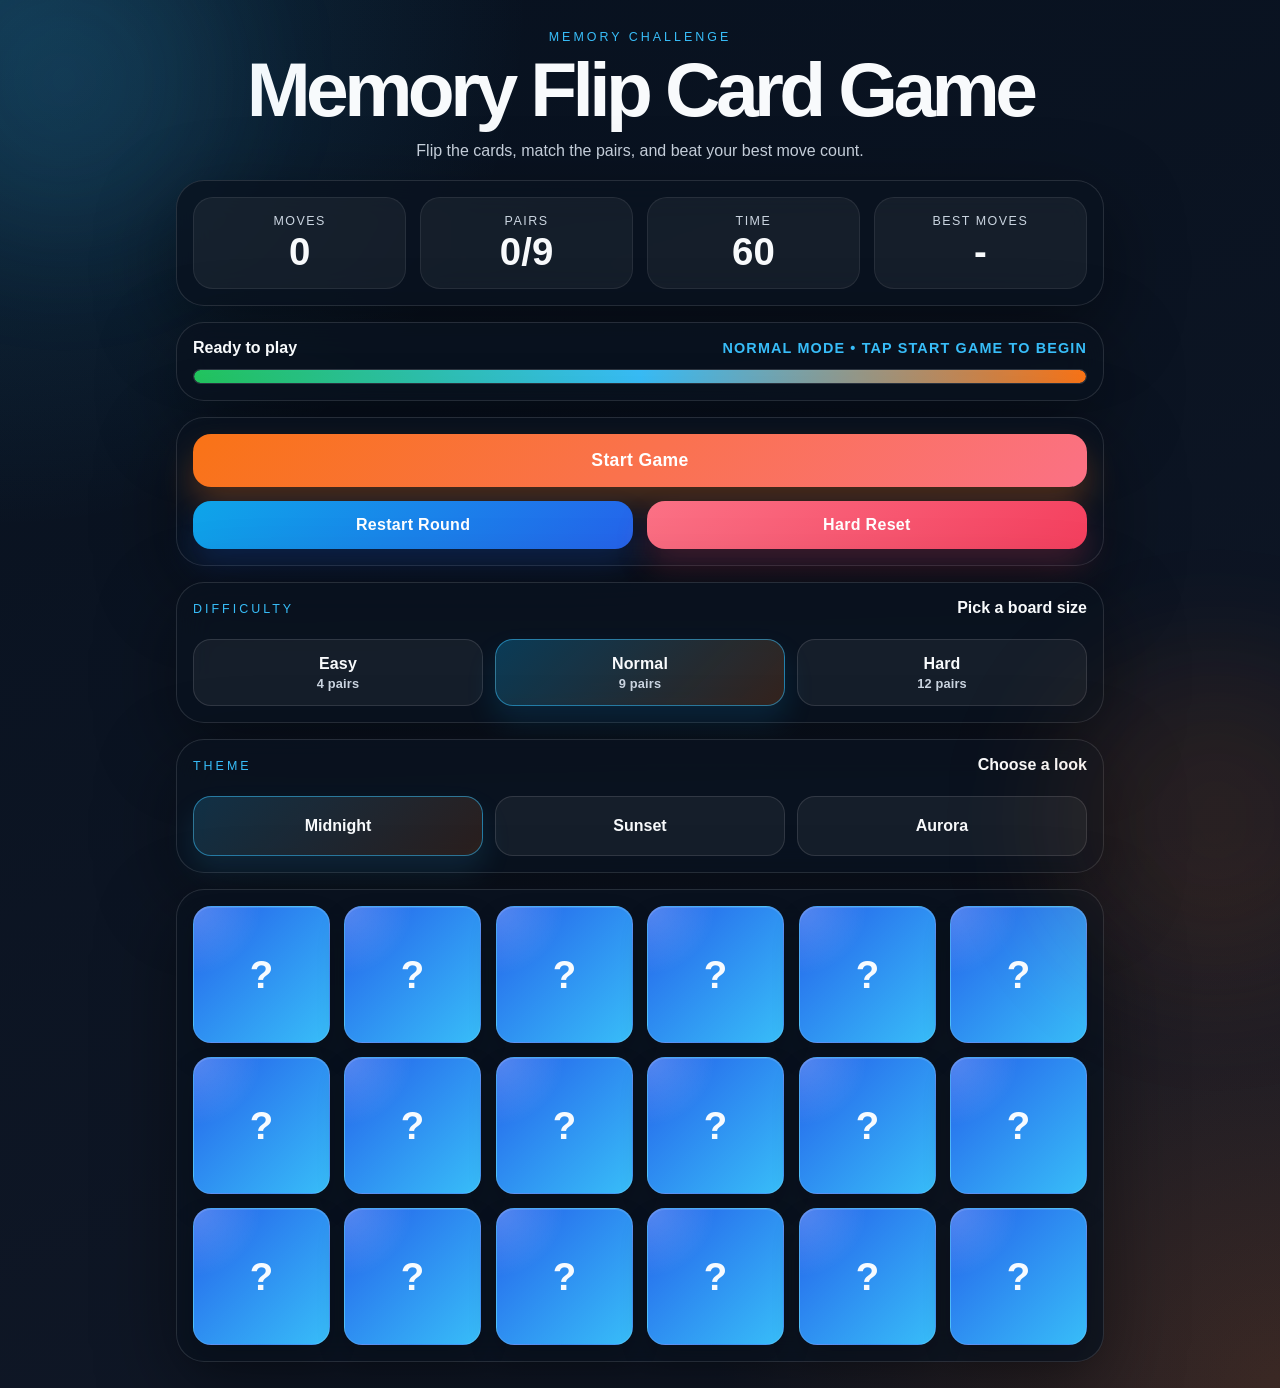
<file: Memory-Flip-Card-Game/index.html>
﻿<!DOCTYPE html>
<html lang="en">
<head>
    <meta charset="UTF-8" />
    <meta name="viewport" content="width=device-width,initial-scale=1" />
    <title>Memory Flip Card Game</title>
    <link rel="stylesheet" href="index.css" />
</head>
<body>
    <main class="app-shell">
        <section class="hero">
            <p class="eyebrow">Memory challenge</p>
            <h1>Memory Flip Card Game</h1>
            <p class="subtitle">Flip the cards, match the pairs, and beat your best move count.</p>
        </section>

        <section class="stats-bar" aria-label="Game stats">
            <div class="stat-box">
                <span>Moves</span>
                <strong id="moves">0</strong>
            </div>
            <div class="stat-box">
                <span>Pairs</span>
                <strong id="pairs">0</strong>
            </div>
            <div class="stat-box">
                <span>Time</span>
                <strong id="timeLeft">60</strong>
            </div>
            <div class="stat-box">
                <span>Best Moves</span>
                <strong id="bestScore">-</strong>
            </div>
        </section>

        <section class="status-card">
            <div class="status-line">
                <span id="gameStatus">Ready to play</span>
                <strong id="roundStatus">Tap Start to begin</strong>
            </div>
            <div class="timer-track" aria-hidden="true">
                <div class="timer-fill" id="timerFill"></div>
            </div>
        </section>

        <section class="controls-card">
            <button id="startBtn" type="button" class="primary-btn">Start Game</button>
            <div class="button-row">
                <button id="restartBtn" type="button" class="secondary-btn">Restart Round</button>
                <button id="resetBtn" type="button" class="danger-btn">Hard Reset</button>
            </div>
        </section>

        <section class="difficulty-card" aria-label="Difficulty selection">
            <div class="difficulty-heading">
                <p class="eyebrow">Difficulty</p>
                <strong>Pick a board size</strong>
            </div>
            <div class="difficulty-toggle" role="group" aria-label="Choose difficulty">
                <button type="button" class="difficulty-btn active" data-difficulty="easy">
                    Easy <span>4 pairs</span>
                </button>
                <button type="button" class="difficulty-btn" data-difficulty="normal">
                    Normal <span>9 pairs</span>
                </button>
                <button type="button" class="difficulty-btn" data-difficulty="hard">
                    Hard <span>12 pairs</span>
                </button>
            </div>
        </section>

        <section class="theme-card" aria-label="Theme selection">
            <div class="difficulty-heading">
                <p class="eyebrow">Theme</p>
                <strong>Choose a look</strong>
            </div>
            <div class="theme-toggle" role="group" aria-label="Choose theme">
                <button type="button" class="theme-btn active" data-theme="midnight">Midnight</button>
                <button type="button" class="theme-btn" data-theme="sunset">Sunset</button>
                <button type="button" class="theme-btn" data-theme="aurora">Aurora</button>
            </div>
        </section>

        <section class="board-card" aria-label="Memory board">
            <div class="board" id="board"></div>
        </section>
    </main>

    <div id="countdownOverlay" class="overlay" aria-live="polite"></div>
    <div id="confettiLayer" class="confetti-layer" aria-hidden="true"></div>

    <script src="index.js"></script>
</body>
</html>
</file>
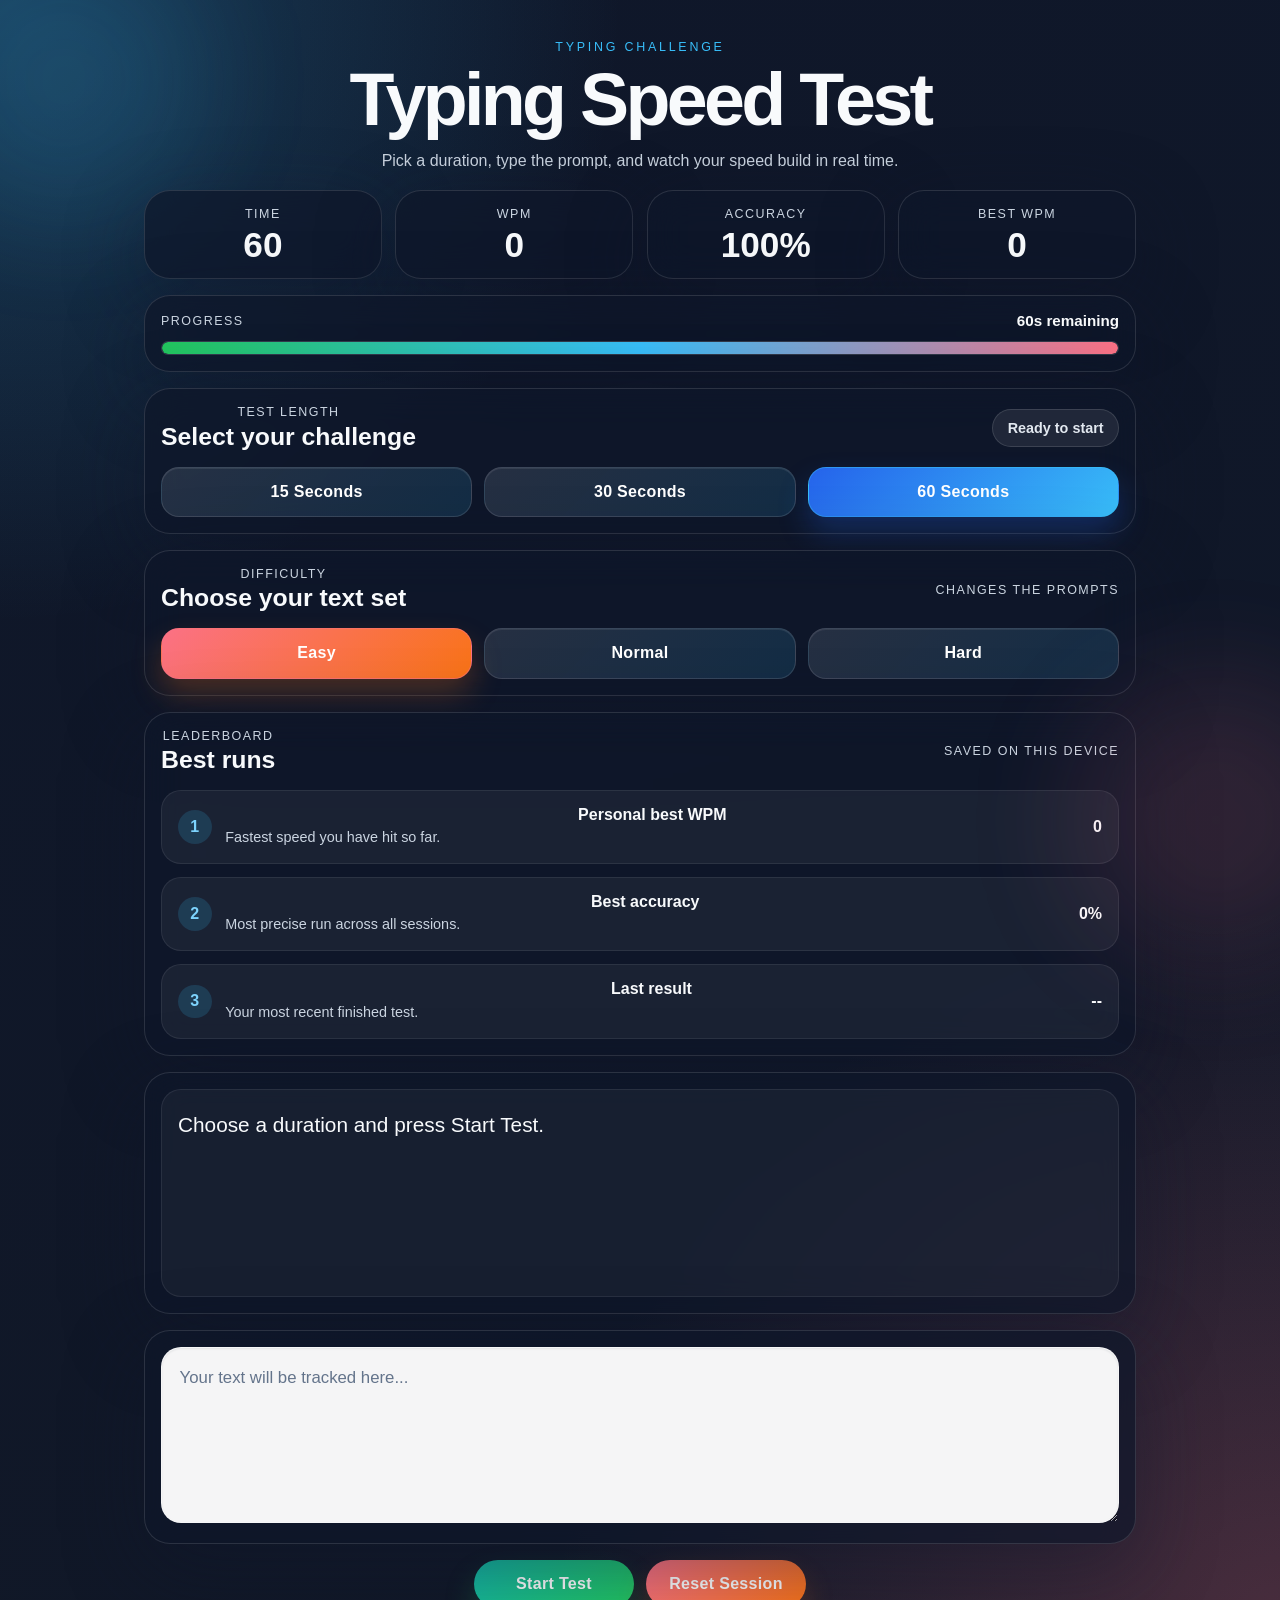
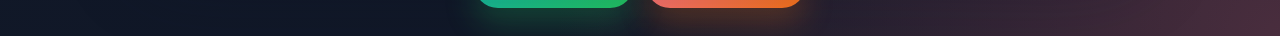
<file: Typing-Speed-Test-Game/index.html>
<!DOCTYPE html>
<html lang="en">

<head>
    <meta charset="UTF-8">
    <meta name="viewport" content="width=device-width, initial-scale=1.0">
    <title>Typing Speed Test</title>
    <link rel="stylesheet" href="index.css">
</head>

<body>
    <main class="app-shell">
        <section class="hero">
            <p class="eyebrow">Typing challenge</p>
            <h1>Typing Speed Test</h1>
            <p class="subtitle">Pick a duration, type the prompt, and watch your speed build in real time.</p>
        </section>

        <section class="stats-bar" aria-label="Live stats">
            <div class="stat-box">
                <span>Time</span>
                <strong id="timer">60</strong>
            </div>
            <div class="stat-box">
                <span>WPM</span>
                <strong id="wpm">0</strong>
            </div>
            <div class="stat-box">
                <span>Accuracy</span>
                <strong id="accuracy">100%</strong>
            </div>
            <div class="stat-box">
                <span>Best WPM</span>
                <strong id="bestWPM">0</strong>
            </div>
        </section>

        <section class="progress-card" aria-label="Time progress">
            <div class="progress-head">
                <span>Progress</span>
                <strong id="progressLabel">60s remaining</strong>
            </div>
            <div class="progress-track" aria-hidden="true">
                <div class="progress-fill" id="progressFill"></div>
            </div>
        </section>

        <section class="control-panel">
            <div class="panel-head">
                <div>
                    <p class="panel-label">Test length</p>
                    <h2>Select your challenge</h2>
                </div>
                <div class="status-pill" id="sessionStatus">Ready to start</div>
            </div>

            <div class="timerButtons" role="group" aria-label="Choose test duration">
                <button id="fifteen" class="but" type="button">15 Seconds</button>
                <button id="thirty" class="but" type="button">30 Seconds</button>
                <button id="sixty" class="but active" type="button">60 Seconds</button>
            </div>
        </section>

        <section class="difficulty-card">
            <div class="panel-head">
                <div>
                    <p class="panel-label">Difficulty</p>
                    <h2>Choose your text set</h2>
                </div>
                <span class="leaderboard-note">Changes the prompts</span>
            </div>

            <div class="difficultyButtons" role="group" aria-label="Choose difficulty">
                <button id="easy" class="but difficulty-btn active" type="button">Easy</button>
                <button id="normal" class="but difficulty-btn" type="button">Normal</button>
                <button id="hard" class="but difficulty-btn" type="button">Hard</button>
            </div>
        </section>

        <section class="leaderboard-card" aria-label="Typing leaderboard">
            <div class="leaderboard-head">
                <div>
                    <p class="panel-label">Leaderboard</p>
                    <h2>Best runs</h2>
                </div>
                <span class="leaderboard-note">Saved on this device</span>
            </div>

            <div class="leaderboard-list">
                <div class="leaderboard-row">
                    <span class="rank">1</span>
                    <div>
                        <strong>Personal best WPM</strong>
                        <p>Fastest speed you have hit so far.</p>
                    </div>
                    <strong id="leaderBestWPM">0</strong>
                </div>
                <div class="leaderboard-row">
                    <span class="rank">2</span>
                    <div>
                        <strong>Best accuracy</strong>
                        <p>Most precise run across all sessions.</p>
                    </div>
                    <strong id="leaderBestAccuracy">100%</strong>
                </div>
                <div class="leaderboard-row">
                    <span class="rank">3</span>
                    <div>
                        <strong>Last result</strong>
                        <p>Your most recent finished test.</p>
                    </div>
                    <strong id="leaderLastScore">--</strong>
                </div>
            </div>
        </section>

        <section class="text-card">
            <div class="text-display" id="textDisplay" aria-live="polite">
                Choose a duration and press Start Test.
            </div>
        </section>

        <section class="typing-card">
            <textarea id="typingArea" placeholder="Your text will be tracked here..." disabled></textarea>
        </section>

        <section class="actions">
            <button id="startBtn" class="start-btn" type="button">Start Test</button>
            <button id="resetBtn" class="reset-btn" type="button">Reset Session</button>
        </section>
    </main>

    <script src="index.js"></script>
</body>

</html>
</file>
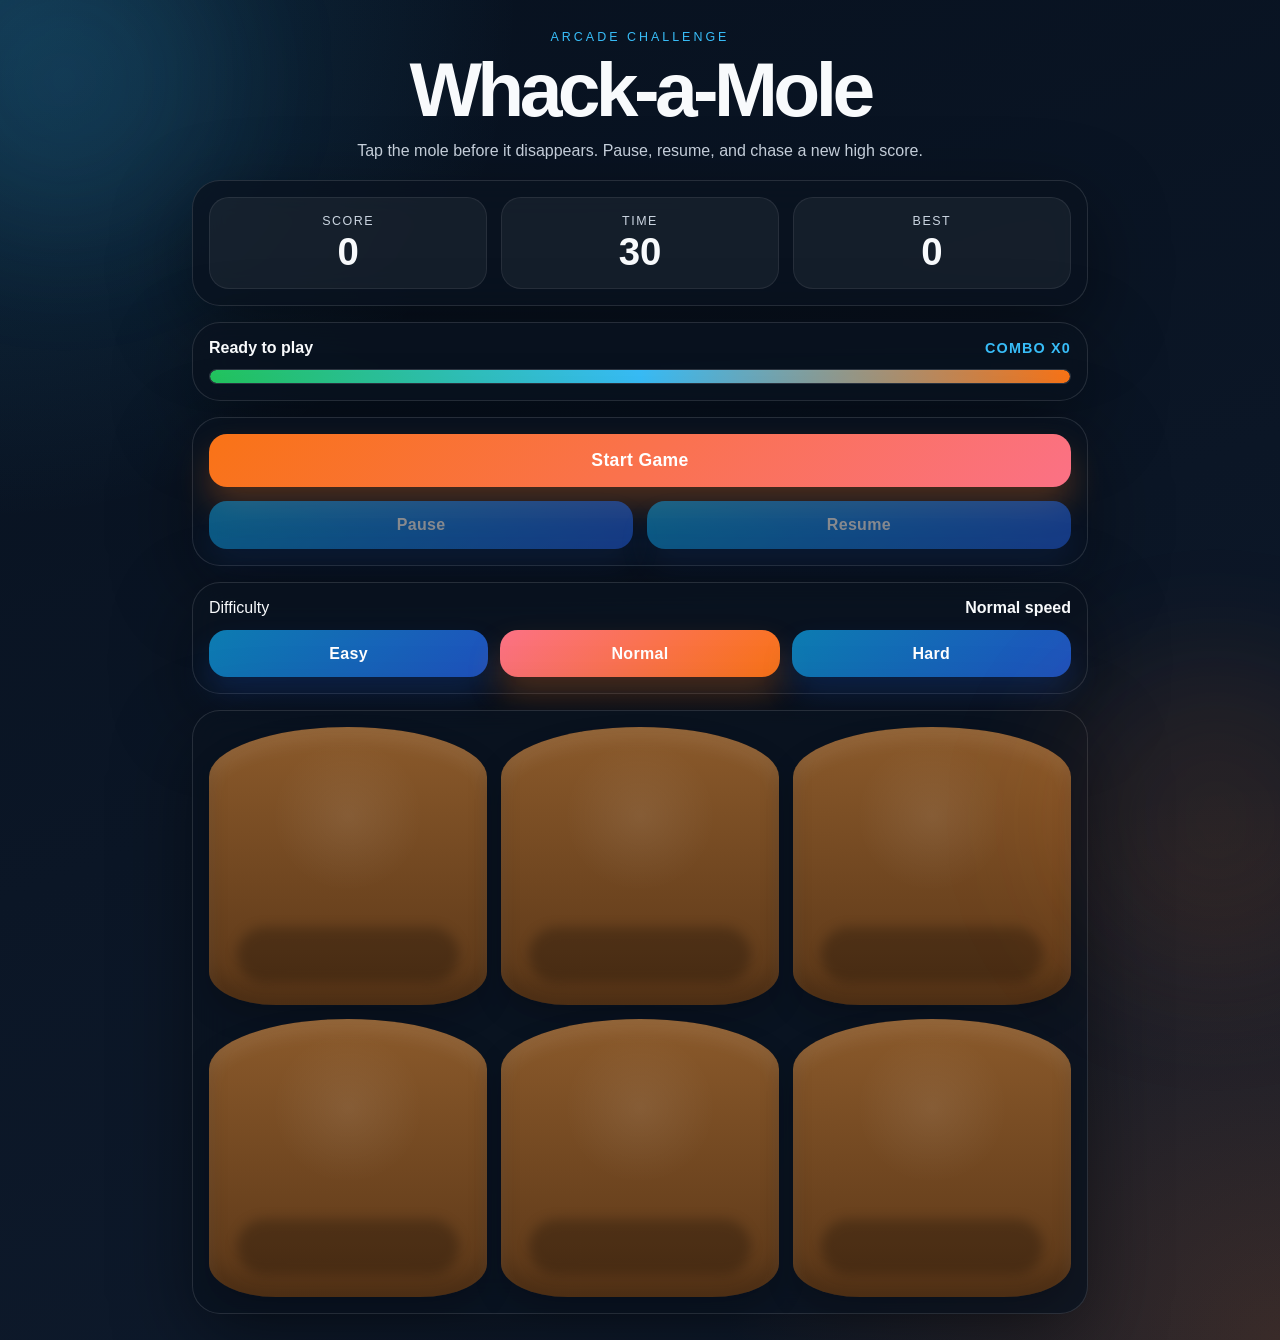
<file: Whack-A-Mole-Game/index.html>
<!DOCTYPE html>
<html lang="en">
<head>
    <meta charset="UTF-8">
    <meta name="viewport" content="width=device-width, initial-scale=1.0">
    <title>Whack-a-Mole Game</title>
    <link rel="stylesheet" href="index.css">
</head>
<body>
    <main class="app-shell">
        <section class="hero">
            <p class="eyebrow">Arcade challenge</p>
            <h1>Whack-a-Mole</h1>
            <p class="subtitle">Tap the mole before it disappears. Pause, resume, and chase a new high score.</p>
        </section>

        <section class="stats-bar" aria-label="Game stats">
            <div class="score-box">
                <span>Score</span>
                <strong id="score">0</strong>
            </div>
            <div class="score-box">
                <span>Time</span>
                <strong id="timeLeft">30</strong>
            </div>
            <div class="score-box">
                <span>Best</span>
                <strong id="maxScore">0</strong>
            </div>
        </section>

        <section class="status-card">
            <div class="status-line">
                <span id="gameStatus">Ready to play</span>
                <strong id="comboStatus">Combo x0</strong>
            </div>
            <div class="timer-track" aria-hidden="true">
                <div class="timer-fill" id="timerFill"></div>
            </div>
        </section>

        <section class="controls-card">
            <button id="startBtn" class="start-btn" type="button">Start Game</button>
            <div class="control-group">
                <button id="pauseBtn" class="pause-Btn" type="button" disabled>Pause</button>
                <button id="resumeBtn" class="resume-Btn" type="button" disabled>Resume</button>
            </div>
        </section>

        <section class="difficulty-card" aria-label="Difficulty settings">
            <div class="status-line">
                <span id="difficultyLabel">Difficulty</span>
                <strong id="difficultyHint">Normal speed</strong>
            </div>
            <div class="difficulty-group" role="group" aria-label="Select difficulty">
                <button id="easyBtn" class="difficulty-btn" type="button">Easy</button>
                <button id="normalBtn" class="difficulty-btn active" type="button">Normal</button>
                <button id="hardBtn" class="difficulty-btn" type="button">Hard</button>
            </div>
        </section>

        <section class="board-card" aria-label="Game board">
            <div class="game-board">
                <button class="hole" id="hole1" aria-label="Hole 1" type="button"><div class="mole"></div></button>
                <button class="hole" id="hole2" aria-label="Hole 2" type="button"><div class="mole"></div></button>
                <button class="hole" id="hole3" aria-label="Hole 3" type="button"><div class="mole"></div></button>
                <button class="hole" id="hole4" aria-label="Hole 4" type="button"><div class="mole"></div></button>
                <button class="hole" id="hole5" aria-label="Hole 5" type="button"><div class="mole"></div></button>
                <button class="hole" id="hole6" aria-label="Hole 6" type="button"><div class="mole"></div></button>
            </div>
        </section>
    </main>

    <script src="index.js"></script>
</body>
</html>
</file>
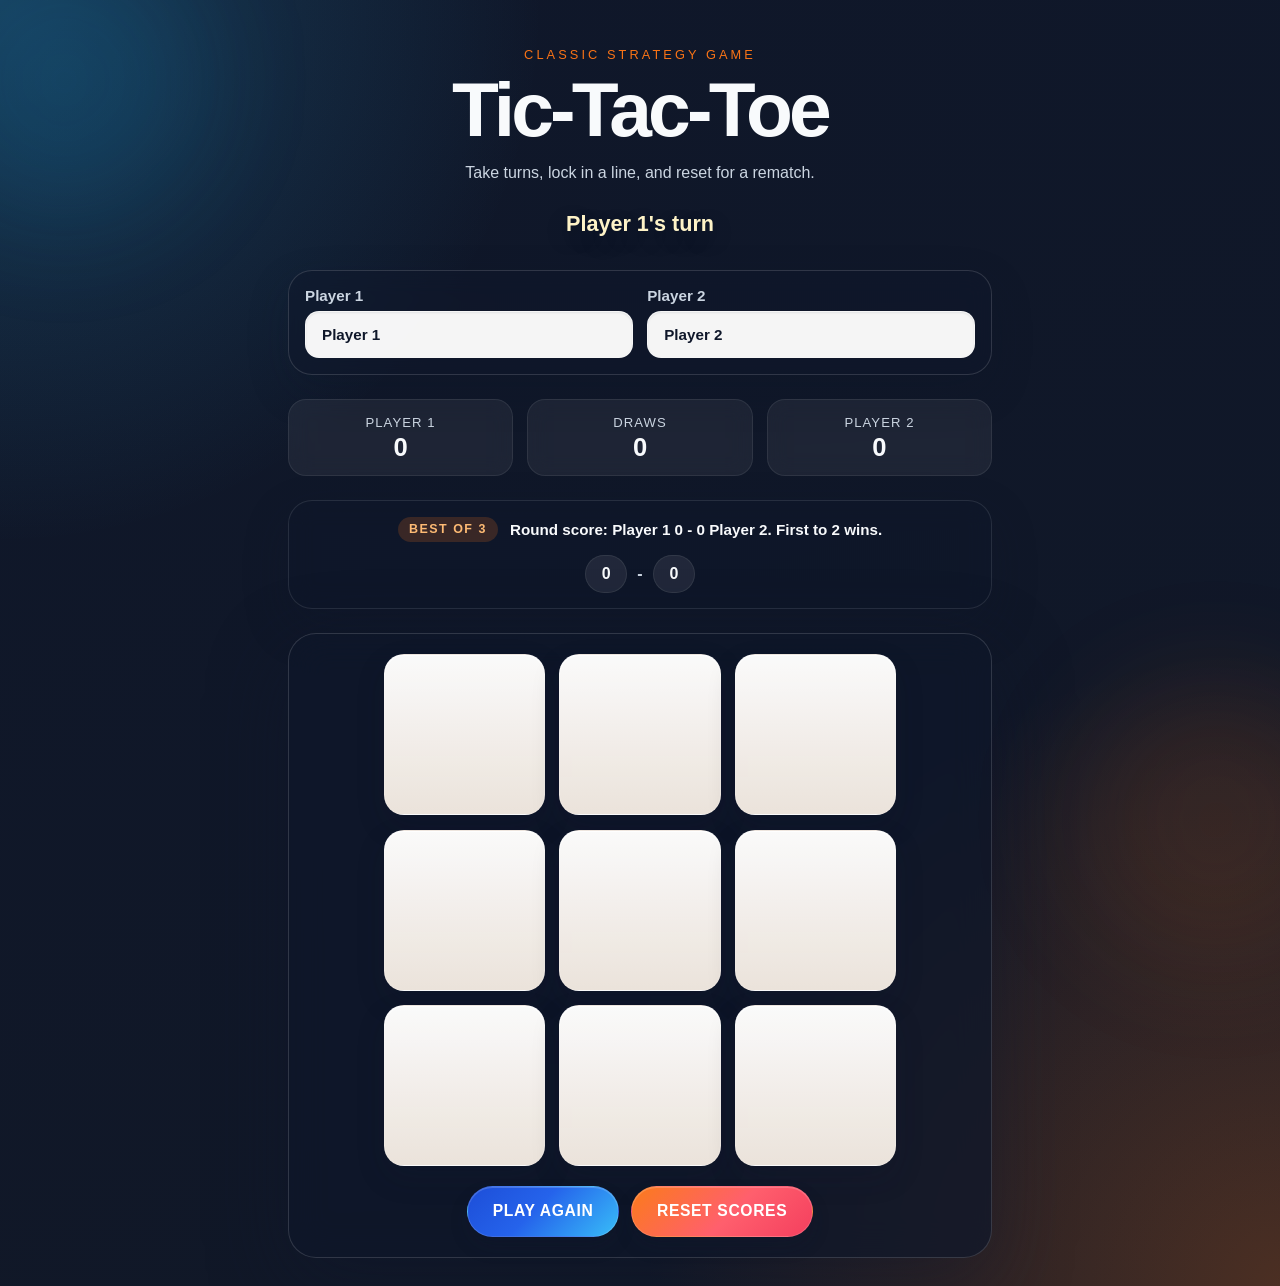
<file: TIC-TAC-TOE/index1.html>
<!DOCTYPE html>
<html lang="en">

<head>
    <meta charset="UTF-8">
    <meta name="viewport" content="width=device-width, initial-scale=1.0">
    <title>Tic-Tac-Toe</title>
    <link rel="stylesheet" href="index.css">
</head>

<body>
    <main class="page-shell">
        <section class="hero">
            <p class="eyebrow">Classic strategy game</p>
            <h1>Tic-Tac-Toe</h1>
            <p class="subtitle">Take turns, lock in a line, and reset for a rematch.</p>
            <div class="result" aria-live="polite"></div>
        </section>
        <section class="setup-card" aria-label="Player setup">
            <label class="field">
                <span>Player 1</span>
                <input type="text" class="player-input" id="player1" maxlength="16" placeholder="Player 1" value="Player 1">
            </label>
            <label class="field">
                <span>Player 2</span>
                <input type="text" class="player-input" id="player2" maxlength="16" placeholder="Player 2" value="Player 2">
            </label>
        </section>
        <section class="scoreboard" aria-label="Scoreboard">
            <div class="score-chip">
                <span class="score-label" id="score-name-1">Player 1</span>
                <strong class="score-value" id="score-1">0</strong>
            </div>
            <div class="score-chip">
                <span class="score-label">Draws</span>
                <strong class="score-value" id="score-draws">0</strong>
            </div>
            <div class="score-chip">
                <span class="score-label" id="score-name-2">Player 2</span>
                <strong class="score-value" id="score-2">0</strong>
            </div>
        </section>
        <section class="match-card" aria-label="Match status">
            <div class="match-header">
                <span class="match-badge">Best of 3</span>
                <strong id="match-status">First to 2 round wins takes the match</strong>
            </div>
            <div class="match-track" aria-hidden="true">
                <span class="match-pill" id="series-1">0</span>
                <span class="match-divider">-</span>
                <span class="match-pill" id="series-2">0</span>
            </div>
        </section>
        <section class="container">
            <div class="game" aria-label="Tic tac toe board">
                <button type="button" class="box" aria-label="Top left cell"></button>
                <button type="button" class="box" aria-label="Top center cell"></button>
                <button type="button" class="box" aria-label="Top right cell"></button>
                <button type="button" class="box" aria-label="Middle left cell"></button>
                <button type="button" class="box" aria-label="Middle center cell"></button>
                <button type="button" class="box" aria-label="Middle right cell"></button>
                <button type="button" class="box" aria-label="Bottom left cell"></button>
                <button type="button" class="box" aria-label="Bottom center cell"></button>
                <button type="button" class="box" aria-label="Bottom right cell"></button>
            </div>
            <div class="actions">
                <button class="secondary-btn rematch" type="button">Play Again</button>
                <button class="reset" type="button">Reset Scores</button>
            </div>
        </section>
    </main>

    <script src="index.js"></script>
</body>

</html>
</file>
<file: Memory-Flip-Card-Game/index.css>
﻿* {
    box-sizing: border-box;
    margin: 0;
    padding: 0;
}

:root {
    --bg-1: #07111f;
    --bg-2: #111827;
    --panel: rgba(10, 18, 31, 0.78);
    --panel-border: rgba(255, 255, 255, 0.12);
    --text: #f8fafc;
    --muted: #cbd5e1;
    --accent: #f97316;
    --accent-2: #38bdf8;
    --good: #22c55e;
    --danger: #fb7185;
    --card-front-1: #2563eb;
    --card-front-2: #38bdf8;
    --card-back-1: #0f172a;
    --card-back-2: #1e293b;
    --board-glow-color: rgba(249, 115, 22, 0.2);
    --shadow: 0 24px 80px rgba(0, 0, 0, 0.42);
}

body[data-theme="sunset"] {
    --bg-1: #140f1f;
    --bg-2: #251431;
    --panel: rgba(30, 17, 38, 0.82);
    --panel-border: rgba(255, 211, 182, 0.14);
    --accent: #fb7185;
    --accent-2: #f59e0b;
    --good: #34d399;
    --danger: #f97316;
    --card-front-1: #f97316;
    --card-front-2: #fb7185;
    --card-back-1: #23112f;
    --card-back-2: #441f3d;
    --board-glow-color: rgba(251, 113, 133, 0.2);
}

body[data-theme="aurora"] {
    --bg-1: #06131b;
    --bg-2: #0a1f2e;
    --panel: rgba(7, 24, 34, 0.8);
    --panel-border: rgba(153, 246, 228, 0.14);
    --accent: #22c55e;
    --accent-2: #67e8f9;
    --good: #a3e635;
    --danger: #f97316;
    --card-front-1: #14b8a6;
    --card-front-2: #22c55e;
    --card-back-1: #04111a;
    --card-back-2: #0f2940;
    --board-glow-color: rgba(34, 197, 94, 0.2);
}

html {
    -webkit-text-size-adjust: 100%;
}

body {
    min-block-size: 100dvh;
    display: grid;
    place-items: center;
    padding: clamp(1rem, 2vw, 1.75rem);
    font-family: Arial, Helvetica, sans-serif;
    color: var(--text);
    background:
        radial-gradient(circle at top left, rgba(56, 189, 248, 0.18), transparent 28%),
        radial-gradient(circle at bottom right, rgba(249, 115, 22, 0.18), transparent 30%),
        linear-gradient(160deg, var(--bg-1), var(--bg-2));
    overflow-x: hidden;
    transition: background 260ms ease, color 260ms ease;
}

body[data-theme="sunset"] {
    background:
        radial-gradient(circle at top left, rgba(251, 113, 133, 0.18), transparent 28%),
        radial-gradient(circle at bottom right, rgba(249, 115, 22, 0.16), transparent 30%),
        linear-gradient(160deg, var(--bg-1), var(--bg-2));
}

body[data-theme="aurora"] {
    background:
        radial-gradient(circle at top left, rgba(34, 197, 94, 0.16), transparent 28%),
        radial-gradient(circle at bottom right, rgba(103, 232, 249, 0.16), transparent 30%),
        linear-gradient(160deg, var(--bg-1), var(--bg-2));
}

body::before,
body::after {
    content: "";
    position: fixed;
    width: 20rem;
    height: 20rem;
    border-radius: 999px;
    filter: blur(70px);
    opacity: 0.65;
    pointer-events: none;
}

body::before {
    top: -5rem;
    left: -6rem;
    background: rgba(56, 189, 248, 0.18);
}

body::after {
    right: -6rem;
    bottom: -5rem;
    background: rgba(249, 115, 22, 0.18);
}

.app-shell {
    width: min(100%, 58rem);
    display: grid;
    gap: 1rem;
}

.hero {
    text-align: center;
    padding: 0.25rem 0.5rem 0;
}

.eyebrow {
    color: var(--accent-2);
    letter-spacing: 0.24em;
    text-transform: uppercase;
    font-size: 0.78rem;
    margin-bottom: 0.6rem;
}

h1 {
    font-size: clamp(2.4rem, 6vw, 4.8rem);
    line-height: 0.95;
    letter-spacing: -0.06em;
    margin-bottom: 0.75rem;
}

.subtitle {
    max-width: 40rem;
    margin: 0 auto;
    color: var(--muted);
    font-size: 1rem;
    line-height: 1.6;
}

.stats-bar,
.controls-card,
.status-card,
.board-card {
    width: 100%;
    background: var(--panel);
    border: 1px solid var(--panel-border);
    border-radius: 28px;
    box-shadow: var(--shadow);
    backdrop-filter: blur(18px);
}

.stats-bar {
    display: grid;
    grid-template-columns: repeat(4, minmax(0, 1fr));
    gap: 0.85rem;
    padding: 1rem;
}

.stat-box {
    display: grid;
    gap: 0.35rem;
    padding: 1rem;
    border-radius: 20px;
    background: rgba(255, 255, 255, 0.05);
    border: 1px solid rgba(255, 255, 255, 0.08);
    text-align: center;
}

.stat-box span {
    text-transform: uppercase;
    letter-spacing: 0.12em;
    font-size: 0.78rem;
    color: var(--muted);
}

.stat-box strong {
    font-size: clamp(1.6rem, 4vw, 2.4rem);
    line-height: 1;
}

.status-card {
    padding: 1rem;
    display: grid;
    gap: 0.75rem;
}

.status-line {
    display: flex;
    justify-content: space-between;
    align-items: center;
    gap: 0.75rem;
    flex-wrap: wrap;
}

#gameStatus {
    font-weight: 700;
    color: var(--text);
}

#roundStatus {
    color: var(--accent-2);
    font-size: 0.9rem;
    letter-spacing: 0.08em;
    text-transform: uppercase;
}

.timer-track {
    width: 100%;
    height: 0.95rem;
    border-radius: 999px;
    background: rgba(255, 255, 255, 0.08);
    overflow: hidden;
    border: 1px solid rgba(255, 255, 255, 0.08);
}

.timer-fill {
    width: 100%;
    height: 100%;
    border-radius: inherit;
    background: linear-gradient(90deg, #22c55e, #38bdf8, #f97316);
    transform-origin: left center;
    transition: transform 200ms linear;
}

.controls-card {
    padding: 1rem;
    display: grid;
    gap: 0.85rem;
}

.difficulty-card {
    width: 100%;
    padding: 1rem;
    display: grid;
    gap: 0.85rem;
    background: var(--panel);
    border: 1px solid var(--panel-border);
    border-radius: 28px;
    box-shadow: var(--shadow);
    backdrop-filter: blur(18px);
}

.theme-card {
    width: 100%;
    padding: 1rem;
    display: grid;
    gap: 0.85rem;
    background: var(--panel);
    border: 1px solid var(--panel-border);
    border-radius: 28px;
    box-shadow: var(--shadow);
    backdrop-filter: blur(18px);
}

.difficulty-heading {
    display: flex;
    align-items: baseline;
    justify-content: space-between;
    gap: 0.75rem;
    flex-wrap: wrap;
}

.difficulty-heading strong {
    font-size: 1rem;
    color: var(--text);
}

.difficulty-toggle {
    display: grid;
    grid-template-columns: repeat(3, minmax(0, 1fr));
    gap: 0.75rem;
}

.theme-toggle {
    display: grid;
    grid-template-columns: repeat(3, minmax(0, 1fr));
    gap: 0.75rem;
}

.primary-btn,
.secondary-btn,
.danger-btn {
    border: 0;
    border-radius: 18px;
    color: white;
    font: inherit;
    font-weight: 800;
    letter-spacing: 0.02em;
    cursor: pointer;
    transition: transform 180ms ease, box-shadow 180ms ease, filter 180ms ease, opacity 180ms ease;
}

.primary-btn {
    width: 100%;
    padding: 1rem 1.2rem;
    font-size: 1.1rem;
    background: linear-gradient(135deg, #f97316, #fb7185);
    box-shadow: 0 18px 32px rgba(249, 115, 22, 0.28);
}

.button-row {
    display: grid;
    grid-template-columns: repeat(2, minmax(0, 1fr));
    gap: 0.85rem;
}

.secondary-btn,
.danger-btn {
    padding: 0.95rem 1rem;
    font-size: 1rem;
}

.secondary-btn {
    background: linear-gradient(135deg, #0ea5e9, #2563eb);
    box-shadow: 0 18px 32px rgba(37, 99, 235, 0.2);
}

.danger-btn {
    background: linear-gradient(135deg, #fb7185, #f43f5e);
    box-shadow: 0 18px 32px rgba(244, 63, 94, 0.22);
}

.difficulty-btn {
    display: grid;
    gap: 0.2rem;
    align-content: center;
    min-height: 4.2rem;
    padding: 0.9rem 1rem;
    border: 1px solid rgba(255, 255, 255, 0.12);
    border-radius: 18px;
    background: rgba(255, 255, 255, 0.05);
    color: var(--text);
    font: inherit;
    font-weight: 800;
    letter-spacing: 0.01em;
    cursor: pointer;
    transition: transform 180ms ease, border-color 180ms ease, background 180ms ease, box-shadow 180ms ease;
}

.theme-btn {
    min-height: 3.7rem;
    padding: 0.95rem 1rem;
    border: 1px solid rgba(255, 255, 255, 0.12);
    border-radius: 18px;
    background: rgba(255, 255, 255, 0.05);
    color: var(--text);
    font: inherit;
    font-weight: 800;
    cursor: pointer;
    transition: transform 180ms ease, border-color 180ms ease, background 180ms ease, box-shadow 180ms ease;
}

.difficulty-btn span {
    font-size: 0.8rem;
    color: var(--muted);
    font-weight: 700;
}

.difficulty-btn:hover {
    transform: translateY(-2px);
    background: rgba(255, 255, 255, 0.08);
}

.theme-btn:hover {
    transform: translateY(-2px);
    background: rgba(255, 255, 255, 0.08);
}

.difficulty-btn.active {
    border-color: rgba(56, 189, 248, 0.55);
    background: linear-gradient(135deg, rgba(14, 165, 233, 0.28), rgba(249, 115, 22, 0.18));
    box-shadow: 0 16px 30px rgba(14, 165, 233, 0.14);
}

.theme-btn.active {
    border-color: rgba(56, 189, 248, 0.55);
    background: linear-gradient(135deg, rgba(56, 189, 248, 0.18), rgba(249, 115, 22, 0.14));
    box-shadow: 0 16px 30px rgba(56, 189, 248, 0.12);
}

.primary-btn:disabled,
.secondary-btn:disabled,
.danger-btn:disabled {
    opacity: 0.5;
    cursor: not-allowed;
    transform: none;
}

.primary-btn:hover:not(:disabled),
.secondary-btn:hover:not(:disabled),
.danger-btn:hover:not(:disabled) {
    transform: translateY(-2px);
    filter: brightness(1.04);
}

.board-card {
    padding: 1rem;
}

.board {
    --board-columns: 6;
    display: grid;
    grid-template-columns: repeat(var(--board-columns), minmax(0, 1fr));
    gap: 0.9rem;
}

.card {
    position: relative;
    aspect-ratio: 1 / 1;
    perspective: 1000px;
    border: 0;
    background: transparent;
    cursor: pointer;
    outline: none;
}

.card-inner {
    position: absolute;
    inset: 0;
    transition: transform 0.58s cubic-bezier(0.2, 0.7, 0.15, 1);
    transform-style: preserve-3d;
    will-change: transform;
}

.card.flipped .card-inner,
.card.matched .card-inner {
    transform: rotateY(180deg) scale(1.02);
}

.card:hover:not(.matched):not(.flipped) .card-inner {
    transform: translateY(-3px) rotateX(6deg);
}

.card-face {
    position: absolute;
    inset: 0;
    display: grid;
    place-items: center;
    backface-visibility: hidden;
    border-radius: 18px;
    box-shadow:
        inset 0 1px 0 rgba(255, 255, 255, 0.12),
        0 14px 28px rgba(0, 0, 0, 0.2);
}

.card-front {
    background:
        radial-gradient(circle at top left, rgba(255, 255, 255, 0.22), transparent 35%),
        linear-gradient(135deg, var(--card-front-1), var(--card-front-2));
    border: 1px solid rgba(255, 255, 255, 0.12);
}

.card-front::before {
    content: "?";
    font-size: clamp(1.8rem, 4vw, 2.4rem);
    font-weight: 900;
    color: rgba(255, 255, 255, 0.96);
}

.card-back {
    transform: rotateY(180deg);
    background:
        radial-gradient(circle at top right, rgba(255, 255, 255, 0.14), transparent 30%),
        linear-gradient(135deg, var(--card-back-1), var(--card-back-2));
    border: 1px solid rgba(255, 255, 255, 0.1);
    color: #fff;
    font-size: clamp(1.4rem, 3.2vw, 2rem);
    font-weight: 900;
    letter-spacing: 0.06em;
}

.card.flipped .card-face {
    box-shadow:
        inset 0 1px 0 rgba(255, 255, 255, 0.18),
        0 18px 36px rgba(0, 0, 0, 0.24);
}

.card.matched .card-face {
    box-shadow:
        inset 0 1px 0 rgba(255, 255, 255, 0.16),
        0 0 0 3px rgba(34, 197, 94, 0.22),
        0 16px 32px rgba(34, 197, 94, 0.2),
        0 0 24px var(--board-glow-color);
    animation: match-pulse 900ms ease-in-out infinite;
}

.card.mismatch .card-inner {
    animation: shake 0.35s ease;
}

.card:focus-visible {
    outline: 3px solid rgba(56, 189, 248, 0.9);
    outline-offset: 4px;
}

.overlay {
    position: fixed;
    inset: 0;
    display: grid;
    place-items: center;
    padding: 1rem;
    background: rgba(2, 6, 23, 0.58);
    color: #fff;
    text-align: center;
    opacity: 0;
    pointer-events: none;
    transition: opacity 180ms ease;
}

.overlay.visible {
    opacity: 1;
    pointer-events: auto;
}

.overlay-card {
    width: min(100%, 28rem);
    padding: 1.25rem 1.1rem;
    border-radius: 24px;
    background: rgba(15, 23, 42, 0.92);
    border: 1px solid rgba(255, 255, 255, 0.12);
    box-shadow: 0 30px 80px rgba(0, 0, 0, 0.35);
}

.overlay-card h2 {
    font-size: clamp(1.6rem, 5vw, 2.4rem);
    margin-bottom: 0.6rem;
}

.overlay-card p {
    color: #cbd5e1;
    line-height: 1.55;
}

.overlay-card .overlay-score {
    margin-top: 0.9rem;
    display: grid;
    gap: 0.35rem;
    font-size: 0.95rem;
}

.summary-grid {
    margin-top: 1rem;
    display: grid;
    grid-template-columns: repeat(2, minmax(0, 1fr));
    gap: 0.7rem;
}

.summary-stat {
    display: grid;
    gap: 0.25rem;
    padding: 0.85rem;
    border-radius: 18px;
    background: rgba(255, 255, 255, 0.06);
    border: 1px solid rgba(255, 255, 255, 0.08);
    text-align: left;
}

.summary-stat span {
    font-size: 0.74rem;
    letter-spacing: 0.12em;
    text-transform: uppercase;
    color: var(--muted);
}

.summary-stat strong {
    font-size: 1.25rem;
}

.overlay-actions {
    margin-top: 1rem;
    display: grid;
    grid-template-columns: repeat(2, minmax(0, 1fr));
    gap: 0.75rem;
}

.overlay-btn {
    border: 0;
    border-radius: 16px;
    padding: 0.85rem 1rem;
    font: inherit;
    font-weight: 800;
    cursor: pointer;
    color: white;
    transition: transform 180ms ease, filter 180ms ease;
}

.overlay-btn:hover {
    transform: translateY(-2px);
    filter: brightness(1.05);
}

.overlay-btn.primary {
    background: linear-gradient(135deg, #f97316, #fb7185);
}

.overlay-btn.secondary {
    background: linear-gradient(135deg, #0ea5e9, #2563eb);
}

.confetti-layer {
    position: fixed;
    inset: 0;
    pointer-events: none;
    overflow: hidden;
    z-index: 30;
}

.confetti-piece {
    position: absolute;
    top: -12px;
    width: 0.7rem;
    height: 1.1rem;
    border-radius: 999px;
    opacity: 0.92;
    transform: translate3d(0, 0, 0) rotate(0deg);
    animation:
        confetti-fall var(--fall-duration, 2.4s) linear forwards,
        confetti-wobble var(--wobble-duration, 0.8s) ease-in-out infinite;
}

@keyframes shake {
    0% { transform: translateX(0); }
    25% { transform: translateX(-6px); }
    50% { transform: translateX(6px); }
    75% { transform: translateX(-4px); }
    100% { transform: translateX(0); }
}

@keyframes finish-pop {
    0% { transform: translateY(8px) scale(0.985); filter: brightness(0.95); }
    100% { transform: translateY(0) scale(1); filter: brightness(1); }
}

@keyframes board-glow {
    0% { transform: scale(0.985); filter: drop-shadow(0 0 0 rgba(249, 115, 22, 0)); }
    100% { transform: scale(1); filter: drop-shadow(0 0 18px var(--board-glow-color)); }
}

@keyframes match-pulse {
    0%, 100% {
        transform: translateZ(0) scale(1);
    }
    50% {
        transform: translateZ(0) scale(1.03);
    }
}

@keyframes confetti-fall {
    0% {
        transform: translate3d(0, -12px, 0) rotate(0deg);
        opacity: 0.98;
    }
    100% {
        transform: translate3d(var(--drift, 0px), 112vh, 0) rotate(720deg);
        opacity: 0;
    }
}

@keyframes confetti-wobble {
    0%, 100% {
        margin-left: 0;
    }
    50% {
        margin-left: 0.3rem;
    }
}

.app-shell.round-finish .status-card,
.app-shell.round-finish .controls-card,
.app-shell.round-finish .difficulty-card,
.app-shell.round-finish .theme-card,
.app-shell.round-finish .board-card {
    animation: finish-pop 520ms ease;
}

.app-shell.round-finish .board {
    animation: board-glow 820ms ease;
}

@media (max-width: 980px) {
    .board {
        grid-template-columns: repeat(4, minmax(0, 1fr));
    }

    .stats-bar {
        grid-template-columns: repeat(2, minmax(0, 1fr));
    }

    .difficulty-toggle {
        grid-template-columns: 1fr;
    }

    .theme-toggle {
        grid-template-columns: 1fr;
    }
}

@media (max-width: 640px) {
    body {
        padding: 0.85rem;
    }

    .app-shell {
        gap: 0.85rem;
    }

    .hero {
        padding-top: 0.1rem;
    }

    .stats-bar {
        gap: 0.7rem;
        padding: 0.85rem;
    }

    .stat-box {
        padding: 0.85rem;
    }

    .controls-card,
    .status-card,
    .difficulty-card,
    .theme-card,
    .board-card {
        padding: 0.85rem;
    }

    .button-row {
        grid-template-columns: 1fr;
    }

    .board {
        grid-template-columns: repeat(3, minmax(0, 1fr));
        gap: 0.7rem;
    }

    .difficulty-btn {
        min-height: 3.7rem;
    }

    .summary-grid,
    .overlay-actions {
        grid-template-columns: 1fr;
    }
}

@media (max-width: 420px) {
    h1 {
        font-size: clamp(2rem, 11vw, 2.75rem);
        margin-bottom: 0.5rem;
    }

    .subtitle {
        font-size: 0.9rem;
        line-height: 1.45;
    }

    .stats-bar {
        grid-template-columns: 1fr;
    }

    .status-line {
        flex-direction: column;
        align-items: flex-start;
    }

    .board {
        gap: 0.55rem;
    }

    .overlay-card {
        padding: 1rem;
    }
}

@media (max-height: 720px) and (orientation: landscape) {
    body {
        place-items: start center;
        padding-top: 0.5rem;
    }

    .app-shell {
        gap: 0.75rem;
    }

    .hero {
        padding-top: 0.05rem;
    }

    h1 {
        font-size: clamp(1.85rem, 4.5vw, 3rem);
        margin-bottom: 0.35rem;
    }

    .subtitle {
        font-size: 0.9rem;
        line-height: 1.45;
    }

    .stats-bar,
    .status-card,
    .controls-card,
    .difficulty-card,
    .theme-card,
    .board-card {
        padding: 0.75rem;
    }

    .board {
        gap: 0.55rem;
    }
}

@media (prefers-reduced-motion: reduce) {
    *,
    *::before,
    *::after {
        animation-duration: 0.01ms !important;
        animation-iteration-count: 1 !important;
        transition-duration: 0.01ms !important;
        scroll-behavior: auto !important;
    }
}
</file>
<file: Typing-Speed-Test-Game/index.css>
* {
    box-sizing: border-box;
    margin: 0;
    padding: 0;
}

:root {
    --bg-1: #0f172a;
    --bg-2: #111827;
    --panel: rgba(15, 23, 42, 0.72);
    --panel-soft: rgba(15, 23, 42, 0.52);
    --border: rgba(255, 255, 255, 0.12);
    --text: #f8fafc;
    --muted: #cbd5e1;
    --accent: #38bdf8;
    --accent-2: #fb7185;
    --correct: #22c55e;
    --incorrect: #ef4444;
    --current: rgba(56, 189, 248, 0.22);
    --shadow: 0 24px 80px rgba(15, 23, 42, 0.45);
}

html {
    -webkit-text-size-adjust: 100%;
}

body {
    min-block-size: 100dvh;
    display: grid;
    place-items: center;
    padding: clamp(1rem, 2.5vw, 1.75rem);
    font-family: Arial, Helvetica, sans-serif;
    color: var(--text);
    text-align: center;
    overflow-x: hidden;
    background:
        radial-gradient(circle at top left, rgba(56, 189, 248, 0.24), transparent 30%),
        radial-gradient(circle at bottom right, rgba(251, 113, 133, 0.24), transparent 35%),
        linear-gradient(160deg, var(--bg-1), var(--bg-2));
}

body::before,
body::after {
    content: "";
    position: fixed;
    width: 18rem;
    height: 18rem;
    border-radius: 999px;
    filter: blur(60px);
    opacity: 0.65;
    pointer-events: none;
}

body::before {
    top: -4rem;
    left: -5rem;
    background: rgba(56, 189, 248, 0.2);
}

body::after {
    right: -5rem;
    bottom: -4rem;
    background: rgba(251, 113, 133, 0.2);
}

.app-shell {
    width: min(100%, 58rem);
    display: grid;
    gap: 1rem;
}

.hero {
    padding: clamp(0.25rem, 1vw, 0.75rem) 0.75rem 0;
}

.eyebrow {
    font-size: 0.78rem;
    letter-spacing: 0.22em;
    text-transform: uppercase;
    color: var(--accent);
    margin-bottom: 0.7rem;
}

h1 {
    font-size: clamp(2.2rem, 6vw, 4.6rem);
    line-height: 0.95;
    letter-spacing: -0.05em;
    margin-bottom: 0.8rem;
}

.subtitle {
    max-width: 38rem;
    margin: 0 auto;
    font-size: 1rem;
    line-height: 1.65;
    color: var(--muted);
}

.stats-bar {
    display: grid;
    grid-template-columns: repeat(4, minmax(0, 1fr));
    gap: 0.85rem;
}

.stat-box,
.control-panel,
.progress-card,
.difficulty-card,
.leaderboard-card,
.text-card,
.typing-card {
    background: var(--panel);
    border: 1px solid var(--border);
    border-radius: 26px;
    box-shadow: var(--shadow);
    backdrop-filter: blur(18px);
}

.stat-box {
    display: grid;
    gap: 0.35rem;
    padding: 1rem;
}

.stat-box span,
.panel-label {
    font-size: 0.78rem;
    text-transform: uppercase;
    letter-spacing: 0.12em;
    color: var(--muted);
}

.stat-box strong {
    font-size: clamp(1.5rem, 4vw, 2.2rem);
    line-height: 1;
}

.control-panel {
    padding: 1rem;
    display: grid;
    gap: 1rem;
}

.progress-card {
    padding: 1rem;
    display: grid;
    gap: 0.75rem;
}

.difficulty-card {
    padding: 1rem;
    display: grid;
    gap: 1rem;
}

.progress-head,
.leaderboard-head {
    display: flex;
    align-items: center;
    justify-content: space-between;
    gap: 0.75rem;
    flex-wrap: wrap;
}

.progress-head span,
.leaderboard-note {
    font-size: 0.78rem;
    text-transform: uppercase;
    letter-spacing: 0.12em;
    color: var(--muted);
}

.progress-head strong {
    font-size: 0.95rem;
    color: var(--text);
}

.progress-track {
    width: 100%;
    height: 0.9rem;
    border-radius: 999px;
    overflow: hidden;
    background: rgba(255, 255, 255, 0.08);
    border: 1px solid rgba(255, 255, 255, 0.08);
}

.progress-fill {
    width: 100%;
    height: 100%;
    border-radius: inherit;
    background: linear-gradient(90deg, #22c55e, #38bdf8, #fb7185);
    transform-origin: left center;
    transition: transform 240ms linear;
}

.leaderboard-card {
    padding: 1rem;
    display: grid;
    gap: 1rem;
}

.leaderboard-head h2 {
    font-size: clamp(1.1rem, 2.8vw, 1.55rem);
    margin-top: 0.2rem;
}

.leaderboard-list {
    display: grid;
    gap: 0.8rem;
}

.leaderboard-row {
    display: grid;
    grid-template-columns: auto 1fr auto;
    gap: 0.85rem;
    align-items: center;
    padding: 0.95rem 1rem;
    border-radius: 20px;
    background: rgba(255, 255, 255, 0.05);
    border: 1px solid rgba(255, 255, 255, 0.08);
}

.leaderboard-row strong {
    color: var(--text);
}

.leaderboard-row p {
    margin-top: 0.2rem;
    color: var(--muted);
    font-size: 0.9rem;
    line-height: 1.45;
    text-align: left;
}

.rank {
    width: 2.1rem;
    height: 2.1rem;
    display: grid;
    place-items: center;
    border-radius: 999px;
    background: rgba(56, 189, 248, 0.16);
    color: #7dd3fc;
    font-weight: 800;
}

.panel-head {
    display: flex;
    gap: 0.75rem;
    justify-content: space-between;
    align-items: center;
    flex-wrap: wrap;
}

.panel-head h2 {
    font-size: clamp(1.1rem, 2.8vw, 1.55rem);
    margin-top: 0.2rem;
}

.status-pill {
    padding: 0.65rem 0.9rem;
    border-radius: 999px;
    border: 1px solid rgba(255, 255, 255, 0.12);
    background: rgba(255, 255, 255, 0.08);
    color: #e2e8f0;
    font-size: 0.9rem;
    font-weight: 700;
}

.timerButtons {
    display: grid;
    grid-template-columns: repeat(3, minmax(0, 1fr));
    gap: 0.75rem;
}

.difficultyButtons {
    display: grid;
    grid-template-columns: repeat(3, minmax(0, 1fr));
    gap: 0.75rem;
}

.but {
    position: relative;
    overflow: hidden;
    border: 1px solid rgba(255, 255, 255, 0.12);
    border-radius: 18px;
    padding: 0.95rem 1rem;
    cursor: pointer;
    color: white;
    font: inherit;
    font-weight: 700;
    letter-spacing: 0.02em;
    background: linear-gradient(135deg, rgba(148, 163, 184, 0.18), rgba(56, 189, 248, 0.14));
    box-shadow: inset 0 1px 0 rgba(255, 255, 255, 0.08);
    transition: transform 180ms ease, box-shadow 180ms ease, border-color 180ms ease, background 180ms ease;
}

.but.active {
    border-color: rgba(56, 189, 248, 0.45);
    background: linear-gradient(135deg, #2563eb, #38bdf8);
    box-shadow: 0 16px 30px rgba(37, 99, 235, 0.28);
}

.difficulty-btn.active {
    background: linear-gradient(135deg, #fb7185, #f97316);
    border-color: rgba(251, 113, 133, 0.55);
    box-shadow: 0 16px 30px rgba(249, 115, 22, 0.26);
}

.but:hover {
    transform: translateY(-2px);
    border-color: rgba(255, 255, 255, 0.22);
}

.but:focus-visible,
.start-btn:focus-visible,
.reset-btn:focus-visible,
#typingArea:focus-visible {
    outline: 3px solid rgba(56, 189, 248, 0.8);
    outline-offset: 3px;
}

.text-card,
.typing-card {
    padding: 1rem;
}

.text-display {
    min-height: 12rem;
    padding: 1rem;
    border-radius: 20px;
    background: rgba(255, 255, 255, 0.04);
    border: 1px solid rgba(255, 255, 255, 0.08);
    font-size: clamp(1rem, 2.4vw, 1.3rem);
    line-height: 1.85;
    text-align: left;
    word-break: break-word;
}

.text-display .correct {
    color: var(--correct);
}

.text-display .incorrect {
    color: var(--incorrect);
    background: rgba(239, 68, 68, 0.16);
    border-radius: 0.25rem;
}

.text-display .current {
    background: var(--current);
    border-radius: 0.25rem;
}

#typingArea {
    width: 100%;
    min-height: 10rem;
    resize: vertical;
    border: 1px solid rgba(255, 255, 255, 0.12);
    border-radius: 20px;
    padding: 1rem 1.1rem;
    background: rgba(255, 255, 255, 0.96);
    color: #0f172a;
    font: inherit;
    font-size: 1.05rem;
    line-height: 1.65;
    box-shadow: inset 0 1px 2px rgba(15, 23, 42, 0.08);
}

#typingArea::placeholder {
    color: #64748b;
}

.actions {
    display: flex;
    gap: 0.75rem;
    justify-content: center;
    flex-wrap: wrap;
}

.start-btn,
.reset-btn {
    min-width: 10rem;
    padding: 0.95rem 1.4rem;
    border: 0;
    border-radius: 999px;
    color: white;
    font: inherit;
    font-weight: 800;
    letter-spacing: 0.02em;
    cursor: pointer;
    transition: transform 180ms ease, box-shadow 180ms ease, filter 180ms ease;
}

.start-btn {
    background: linear-gradient(135deg, #14b8a6, #22c55e);
    box-shadow: 0 16px 30px rgba(34, 197, 94, 0.25);
}

.reset-btn {
    background: linear-gradient(135deg, #fb7185, #f97316);
    box-shadow: 0 16px 30px rgba(249, 115, 22, 0.24);
}

.start-btn:hover,
.reset-btn:hover {
    transform: translateY(-2px);
    filter: brightness(1.03);
}

.start-btn:disabled {
    opacity: 0.55;
    cursor: not-allowed;
    transform: none;
}

.app-shell.session-ended .leaderboard-card,
.app-shell.session-ended .text-card,
.app-shell.session-ended .typing-card {
    animation: end-pop 520ms ease;
}

.app-shell.session-ended .progress-fill {
    background: linear-gradient(90deg, #fb7185, #f97316, #22c55e);
}

.confetti-layer {
    position: fixed;
    inset: 0;
    pointer-events: none;
    overflow: hidden;
    z-index: 50;
}

.confetti-piece {
    position: absolute;
    top: -1rem;
    width: 0.7rem;
    height: 1.2rem;
    border-radius: 0.2rem;
    will-change: transform, opacity;
    animation: confetti-fall var(--fall-duration) ease-out forwards;
}

.correct-flash {
    animation: flash 180ms ease;
}

@keyframes flash {
    from {
        transform: scale(1);
    }
    to {
        transform: scale(1.01);
    }
}

@keyframes end-pop {
    0% {
        transform: translateY(8px) scale(0.985);
        filter: brightness(0.98);
    }
    100% {
        transform: translateY(0) scale(1);
        filter: brightness(1);
    }
}

@keyframes confetti-fall {
    0% {
        opacity: 0;
        transform: translate3d(0, 0, 0) rotate(0deg);
    }
    10% {
        opacity: 1;
    }
    100% {
        opacity: 0;
        transform: translate3d(var(--drift), 110vh, 0) rotate(var(--spin));
    }
}

@media (max-width: 820px) {
    .app-shell {
        gap: 0.9rem;
    }

    .stats-bar {
        grid-template-columns: repeat(2, minmax(0, 1fr));
    }

    .leaderboard-row {
        grid-template-columns: auto 1fr;
        align-items: start;
    }

    .leaderboard-row > strong:last-child {
        grid-column: 2 / -1;
        justify-self: start;
    }
}

@media (max-width: 640px) {
    body {
        padding: 0.75rem;
    }

    .hero {
        padding: 0.2rem 0.1rem 0;
    }

    .stats-bar,
    .progress-card,
    .control-panel,
    .difficulty-card,
    .leaderboard-card,
    .text-card,
    .typing-card {
        width: 100%;
    }

    .control-panel,
    .difficulty-card,
    .progress-card,
    .leaderboard-card,
    .text-card,
    .typing-card {
        padding: 0.8rem;
    }

    .panel-head {
        flex-direction: column;
        align-items: flex-start;
    }

    .timerButtons {
        grid-template-columns: 1fr;
    }

    .difficultyButtons {
        grid-template-columns: 1fr;
    }

    .stat-box {
        padding: 0.85rem;
    }

    .leaderboard-row {
        grid-template-columns: 1fr;
        justify-items: start;
    }

    .rank {
        width: 1.9rem;
        height: 1.9rem;
    }

    .start-btn,
    .reset-btn {
        width: 100%;
        max-width: 18rem;
    }
}

@media (max-width: 420px) {
    .app-shell {
        gap: 0.75rem;
    }

    .hero {
        padding-top: 0.05rem;
        padding-bottom: 0.05rem;
    }

    h1 {
        font-size: clamp(1.75rem, 11vw, 2.3rem);
        margin-bottom: 0.55rem;
    }

    .subtitle {
        font-size: 0.84rem;
        line-height: 1.4;
    }

    .stats-bar {
        gap: 0.55rem;
    }

    .control-panel,
    .difficulty-card,
    .progress-card,
    .leaderboard-card {
        border-radius: 22px;
    }

    .panel-head {
        gap: 0.45rem;
    }

    .status-pill {
        width: 100%;
        justify-content: center;
    }

    .timerButtons,
    .difficultyButtons {
        gap: 0.55rem;
    }

    .stat-box {
        padding: 0.75rem;
        gap: 0.25rem;
    }

    .progress-track {
        height: 0.8rem;
    }

    .progress-head strong {
        font-size: 0.88rem;
    }

    .text-card,
    .typing-card {
        padding: 0.75rem;
    }

    .text-display {
        min-height: min(28vh, 11rem);
        padding: 0.9rem;
        font-size: 0.96rem;
    }

    #typingArea {
        min-height: min(34vh, 13rem);
        font-size: 0.98rem;
        padding: 0.9rem;
    }

    .leaderboard-row {
        padding: 0.85rem;
    }

    .leaderboard-row p {
        font-size: 0.84rem;
    }

    .start-btn,
    .reset-btn {
        max-width: none;
    }
}

@media (max-width: 360px) {
    .hero {
        padding-top: 0;
    }

    h1 {
        font-size: clamp(1.55rem, 10vw, 2rem);
        margin-bottom: 0.4rem;
    }

    .subtitle {
        font-size: 0.8rem;
        line-height: 1.35;
    }

    .stats-bar {
        grid-template-columns: 1fr 1fr;
    }

    .stat-box strong {
        font-size: 1.25rem;
    }

    .leaderboard-head {
        flex-direction: column;
        align-items: flex-start;
    }

    .leaderboard-note {
        font-size: 0.7rem;
    }

    .leaderboard-row p {
        display: none;
    }

    .leaderboard-row {
        grid-template-columns: auto 1fr;
        gap: 0.65rem;
    }

    .leaderboard-row > strong:last-child {
        grid-column: 2 / -1;
        margin-top: -0.1rem;
    }

    .text-display {
        min-height: min(24vh, 10rem);
    }

    #typingArea {
        min-height: min(40vh, 15rem);
    }
}

@media (min-width: 1100px) {
    .app-shell {
        width: min(100%, 62rem);
    }

    .text-display {
        min-height: 13rem;
    }

    #typingArea {
        min-height: 11rem;
    }
}

@media (max-height: 760px) and (orientation: landscape) {
    body {
        place-items: start center;
        padding-top: 0.55rem;
    }

    .app-shell {
        gap: 0.75rem;
    }

    .hero {
        padding-top: 0.05rem;
        padding-bottom: 0.05rem;
    }

    h1 {
        font-size: clamp(1.8rem, 4vw, 3rem);
        margin-bottom: 0.35rem;
    }

    .subtitle {
        font-size: 0.9rem;
        margin-bottom: 0.1rem;
    }

    .text-display {
        min-height: 8.75rem;
    }

    #typingArea {
        min-height: 7rem;
    }
}

@media (prefers-reduced-motion: reduce) {
    *,
    *::before,
    *::after {
        animation-duration: 0.01ms !important;
        animation-iteration-count: 1 !important;
        transition-duration: 0.01ms !important;
        scroll-behavior: auto !important;
    }
}
</file>
<file: Whack-A-Mole-Game/index.css>
* {
    box-sizing: border-box;
    margin: 0;
    padding: 0;
}

:root {
    --bg-1: #07111f;
    --bg-2: #0f1b2d;
    --panel: rgba(10, 18, 31, 0.78);
    --panel-border: rgba(255, 255, 255, 0.12);
    --text: #f8fafc;
    --muted: #cbd5e1;
    --accent: #f97316;
    --accent-2: #38bdf8;
    --good: #22c55e;
    --shadow: 0 24px 80px rgba(0, 0, 0, 0.42);
}

html {
    -webkit-text-size-adjust: 100%;
}

body {
    min-block-size: 100dvh;
    display: grid;
    place-items: center;
    padding: clamp(1rem, 2vw, 1.75rem);
    font-family: Arial, Helvetica, sans-serif;
    color: var(--text);
    background:
        radial-gradient(circle at top left, rgba(56, 189, 248, 0.18), transparent 28%),
        radial-gradient(circle at bottom right, rgba(249, 115, 22, 0.18), transparent 30%),
        linear-gradient(160deg, var(--bg-1), var(--bg-2));
    overflow-x: hidden;
}

body::before,
body::after {
    content: "";
    position: fixed;
    width: 20rem;
    height: 20rem;
    border-radius: 999px;
    filter: blur(70px);
    opacity: 0.65;
    pointer-events: none;
}

body::before {
    top: -5rem;
    left: -6rem;
    background: rgba(56, 189, 248, 0.18);
}

body::after {
    right: -6rem;
    bottom: -5rem;
    background: rgba(249, 115, 22, 0.18);
}

.app-shell {
    width: min(100%, 56rem);
    display: grid;
    gap: 1rem;
}

.hero {
    text-align: center;
    padding: 0.25rem 0.5rem 0;
}

.eyebrow {
    color: var(--accent-2);
    letter-spacing: 0.24em;
    text-transform: uppercase;
    font-size: 0.78rem;
    margin-bottom: 0.6rem;
}

h1 {
    font-size: clamp(2.4rem, 6vw, 4.8rem);
    line-height: 0.95;
    letter-spacing: -0.06em;
    margin-bottom: 0.75rem;
}

.subtitle {
    max-width: 40rem;
    margin: 0 auto;
    color: var(--muted);
    font-size: 1rem;
    line-height: 1.6;
}

.stats-bar,
.controls-card,
.status-card,
.difficulty-card,
.board-card {
    width: 100%;
    background: var(--panel);
    border: 1px solid var(--panel-border);
    border-radius: 28px;
    box-shadow: var(--shadow);
    backdrop-filter: blur(18px);
}

.stats-bar {
    display: grid;
    grid-template-columns: repeat(3, minmax(0, 1fr));
    gap: 0.85rem;
    padding: 1rem;
}

.score-box {
    display: grid;
    gap: 0.35rem;
    padding: 1rem;
    border-radius: 20px;
    background: rgba(255, 255, 255, 0.05);
    border: 1px solid rgba(255, 255, 255, 0.08);
    text-align: center;
}

.score-box span {
    text-transform: uppercase;
    letter-spacing: 0.12em;
    font-size: 0.78rem;
    color: var(--muted);
}

.score-box strong {
    font-size: clamp(1.6rem, 4vw, 2.4rem);
    line-height: 1;
}

.status-card {
    padding: 1rem;
    display: grid;
    gap: 0.75rem;
}

.status-line {
    display: flex;
    justify-content: space-between;
    align-items: center;
    gap: 0.75rem;
    flex-wrap: wrap;
}

#gameStatus {
    font-weight: 700;
    color: var(--text);
}

#comboStatus {
    color: var(--accent-2);
    font-size: 0.9rem;
    letter-spacing: 0.08em;
    text-transform: uppercase;
}

.timer-track {
    width: 100%;
    height: 0.95rem;
    border-radius: 999px;
    background: rgba(255, 255, 255, 0.08);
    overflow: hidden;
    border: 1px solid rgba(255, 255, 255, 0.08);
}

.timer-fill {
    width: 100%;
    height: 100%;
    border-radius: inherit;
    background: linear-gradient(90deg, #22c55e, #38bdf8, #f97316);
    transform-origin: left center;
    transition: transform 200ms linear;
}

.controls-card {
    padding: 1rem;
    display: grid;
    gap: 0.85rem;
}

.difficulty-card {
    padding: 1rem;
    display: grid;
    gap: 0.85rem;
}

.start-btn,
.pause-Btn,
.resume-Btn {
    border: 0;
    border-radius: 18px;
    color: white;
    font: inherit;
    font-weight: 800;
    letter-spacing: 0.02em;
    cursor: pointer;
    transition: transform 180ms ease, box-shadow 180ms ease, filter 180ms ease, opacity 180ms ease;
}

.start-btn {
    width: 100%;
    padding: 1rem 1.2rem;
    font-size: 1.1rem;
    background: linear-gradient(135deg, #f97316, #fb7185);
    box-shadow: 0 18px 32px rgba(249, 115, 22, 0.28);
}

.control-group {
    display: grid;
    grid-template-columns: repeat(2, minmax(0, 1fr));
    gap: 0.85rem;
}

.pause-Btn,
.resume-Btn {
    padding: 0.95rem 1rem;
    font-size: 1rem;
    background: linear-gradient(135deg, #0ea5e9, #2563eb);
    box-shadow: 0 18px 32px rgba(37, 99, 235, 0.2);
}

.pause-Btn:disabled,
.resume-Btn:disabled,
.start-btn:disabled {
    opacity: 0.5;
    cursor: not-allowed;
    transform: none;
}

.start-btn:hover:not(:disabled),
.pause-Btn:hover:not(:disabled),
.resume-Btn:hover:not(:disabled) {
    transform: translateY(-2px);
    filter: brightness(1.04);
}

.difficulty-group {
    display: grid;
    grid-template-columns: repeat(3, minmax(0, 1fr));
    gap: 0.75rem;
}

.difficulty-btn {
    border: 0;
    border-radius: 18px;
    padding: 0.9rem 1rem;
    cursor: pointer;
    color: white;
    font: inherit;
    font-weight: 800;
    letter-spacing: 0.02em;
    background: linear-gradient(135deg, rgba(14, 165, 233, 0.72), rgba(37, 99, 235, 0.78));
    box-shadow: 0 18px 32px rgba(37, 99, 235, 0.2);
    transition: transform 180ms ease, filter 180ms ease, box-shadow 180ms ease;
}

.difficulty-btn.active {
    background: linear-gradient(135deg, #fb7185, #f97316);
    box-shadow: 0 18px 32px rgba(249, 115, 22, 0.28);
}

.difficulty-btn:hover {
    transform: translateY(-2px);
    filter: brightness(1.04);
}

.board-card {
    padding: 1rem;
}

.app-shell.round-finish .status-card,
.app-shell.round-finish .difficulty-card,
.app-shell.round-finish .board-card {
    animation: finish-pop 520ms ease;
}

.app-shell.round-finish .game-board {
    animation: board-glow 820ms ease;
}

.game-board {
    display: grid;
    grid-template-columns: repeat(3, minmax(0, 1fr));
    gap: 0.9rem;
}

.hole {
    position: relative;
    aspect-ratio: 1 / 1;
    appearance: none;
    border: 0;
    border-radius: 50% 50% 24% 24% / 18% 18% 12% 12%;
    overflow: hidden;
    cursor: pointer;
    background:
        radial-gradient(circle at 50% 32%, rgba(255, 255, 255, 0.08), transparent 32%),
        linear-gradient(to bottom, #8b5a2b 0%, #5b3718 100%);
    box-shadow:
        inset 0 12px 18px rgba(255, 255, 255, 0.08),
        inset 0 -14px 20px rgba(0, 0, 0, 0.18),
        0 14px 28px rgba(0, 0, 0, 0.2);
}

.hole::after {
    content: "";
    position: absolute;
    left: 50%;
    bottom: 8%;
    width: 80%;
    height: 20%;
    transform: translateX(-50%);
    border-radius: 999px;
    background: rgba(0, 0, 0, 0.24);
    filter: blur(6px);
}

.hole:focus-visible,
.start-btn:focus-visible,
.pause-Btn:focus-visible,
.resume-Btn:focus-visible {
    outline: 3px solid rgba(56, 189, 248, 0.9);
    outline-offset: 4px;
}

.mole {
    position: absolute;
    left: 50%;
    bottom: -110%;
    width: 76%;
    aspect-ratio: 1 / 1;
    transform: translateX(-50%);
    border-radius: 50%;
    background:
        radial-gradient(circle at 35% 32%, rgba(255, 255, 255, 0.25), transparent 18%),
        linear-gradient(180deg, #8b5a2b 0%, #6b3f1f 100%);
    transition: bottom 180ms ease, transform 180ms ease;
    display: grid;
    place-items: center;
    pointer-events: none;
}

.mole::before {
    content: "M";
    font-size: clamp(2rem, 6vw, 3rem);
    line-height: 1;
    font-weight: 900;
    color: #f8fafc;
    text-shadow: 0 2px 10px rgba(0, 0, 0, 0.25);
}

.mole.up {
    bottom: 14%;
}

.hole.whacked .mole {
    transform: translateX(-50%) scale(0.92);
}

.hole.whacked {
    box-shadow:
        inset 0 12px 18px rgba(255, 255, 255, 0.08),
        inset 0 -14px 20px rgba(0, 0, 0, 0.18),
        0 0 0 3px rgba(34, 197, 94, 0.28),
        0 14px 28px rgba(0, 0, 0, 0.2);
}

@media (max-width: 760px) {
    .stats-bar {
        grid-template-columns: repeat(2, minmax(0, 1fr));
    }
}

@media (max-width: 640px) {
    body {
        padding: 0.85rem;
    }

    .app-shell {
        gap: 0.85rem;
    }

    .hero {
        padding-top: 0.1rem;
    }

    .stats-bar {
        gap: 0.7rem;
        padding: 0.85rem;
    }

    .score-box {
        padding: 0.85rem;
    }

    .controls-card,
    .status-card,
    .difficulty-card,
    .board-card {
        padding: 0.85rem;
    }

    .control-group {
        grid-template-columns: 1fr;
    }

    .difficulty-group {
        grid-template-columns: 1fr;
    }

    .game-board {
        gap: 0.7rem;
    }
}

@media (max-width: 500px) {
    .stats-bar {
        grid-template-columns: 1fr;
    }

    .score-box {
        padding: 0.8rem;
    }

    .difficulty-group {
        gap: 0.6rem;
    }
}

@media (max-width: 420px) {
    h1 {
        font-size: clamp(2rem, 11vw, 2.75rem);
        margin-bottom: 0.5rem;
    }

    .subtitle {
        font-size: 0.9rem;
        line-height: 1.45;
    }

    .stats-bar {
        grid-template-columns: 1fr;
    }

    .score-box strong {
        font-size: 1.8rem;
    }

    .status-line {
        flex-direction: column;
        align-items: flex-start;
    }

    .difficulty-group {
        grid-template-columns: 1fr;
    }

    .game-board {
        gap: 0.55rem;
    }

    .mole::before {
        font-size: 2rem;
    }
}

@media (max-height: 720px) and (orientation: landscape) {
    body {
        place-items: start center;
        padding-top: 0.5rem;
    }

    .app-shell {
        gap: 0.75rem;
    }

    .hero {
        padding-top: 0.05rem;
    }

    h1 {
        font-size: clamp(1.85rem, 4.5vw, 3rem);
        margin-bottom: 0.35rem;
    }

    .subtitle {
        font-size: 0.9rem;
        line-height: 1.45;
    }

    .stats-bar,
    .status-card,
    .controls-card,
    .difficulty-card,
    .board-card {
        padding: 0.75rem;
    }

    .game-board {
        gap: 0.55rem;
    }
}

@media (prefers-reduced-motion: reduce) {
    *,
    *::before,
    *::after {
        animation-duration: 0.01ms !important;
        animation-iteration-count: 1 !important;
        transition-duration: 0.01ms !important;
        scroll-behavior: auto !important;
    }
}

@keyframes finish-pop {
    0% {
        transform: translateY(8px) scale(0.985);
        filter: brightness(0.95);
    }
    100% {
        transform: translateY(0) scale(1);
        filter: brightness(1);
    }
}

@keyframes board-glow {
    0% {
        transform: scale(0.985);
        filter: drop-shadow(0 0 0 rgba(249, 115, 22, 0));
    }
    100% {
        transform: scale(1);
        filter: drop-shadow(0 0 18px rgba(249, 115, 22, 0.2));
    }
}
</file>
<file: TIC-TAC-TOE/index.css>
* {
    box-sizing: border-box;
    padding: 0;
    margin: 0;
}

html {
    -webkit-text-size-adjust: 100%;
}

:root {
    --bg-1: #0f172a;
    --bg-2: #111827;
    --panel: rgba(15, 23, 42, 0.72);
    --panel-border: rgba(255, 255, 255, 0.14);
    --text: #f8fafc;
    --muted: #cbd5e1;
    --accent: #f97316;
    --accent-soft: rgba(249, 115, 22, 0.18);
    --mark: #fef3c7;
    --shadow: 0 24px 80px rgba(15, 23, 42, 0.45);
}

body {
    min-block-size: 100dvh;
    display: grid;
    place-items: center;
    font-family: Arial, Helvetica, sans-serif;
    color: var(--text);
    background:
        radial-gradient(circle at top left, rgba(56, 189, 248, 0.22), transparent 30%),
        radial-gradient(circle at bottom right, rgba(249, 115, 22, 0.25), transparent 35%),
        linear-gradient(160deg, var(--bg-1), var(--bg-2));
    text-align: center;
    padding: clamp(1rem, 2.5vw, 1.75rem);
    overflow-x: hidden;
}

body::before,
body::after {
    content: "";
    position: fixed;
    inset: auto;
    width: 18rem;
    height: 18rem;
    border-radius: 999px;
    filter: blur(60px);
    opacity: 0.6;
    pointer-events: none;
}

body::before {
    top: -4rem;
    left: -5rem;
    background: rgba(14, 165, 233, 0.22);
}

body::after {
    right: -5rem;
    bottom: -4rem;
    background: rgba(249, 115, 22, 0.18);
}

.page-shell {
    width: min(100%, 44rem);
    display: grid;
    gap: clamp(1rem, 2.5vw, 1.5rem);
}

.hero {
    padding: clamp(0.5rem, 1.5vw, 1.5rem) 1rem 0;
}

.eyebrow {
    font-size: 0.8rem;
    letter-spacing: 0.24em;
    text-transform: uppercase;
    color: var(--accent);
    margin-bottom: 0.7rem;
}

h1 {
    font-size: clamp(2.3rem, 7vw, 4.8rem);
    line-height: 0.95;
    letter-spacing: -0.05em;
    margin-bottom: 0.85rem;
}

.subtitle {
    max-width: 34rem;
    margin: 0 auto 1rem;
    font-size: 1rem;
    line-height: 1.6;
    color: var(--muted);
}

.result {
    min-height: 2.75rem;
    display: grid;
    place-items: center;
    font-size: clamp(0.95rem, 2vw, 1.35rem);
    font-weight: 700;
    color: var(--mark);
    text-shadow: 0 8px 22px rgba(0, 0, 0, 0.25);
    line-height: 1.35;
}

.setup-card,
.scoreboard {
    width: 100%;
    display: grid;
    gap: 0.9rem;
}

.setup-card {
    grid-template-columns: repeat(2, minmax(0, 1fr));
    padding: 1rem;
    background: rgba(15, 23, 42, 0.5);
    border: 1px solid var(--panel-border);
    border-radius: 24px;
    box-shadow: 0 16px 40px rgba(15, 23, 42, 0.22);
    backdrop-filter: blur(12px);
}

.field {
    display: grid;
    gap: 0.45rem;
    text-align: left;
    color: var(--muted);
    font-size: 0.95rem;
    font-weight: 700;
}

.player-input {
    width: 100%;
    border: 1px solid rgba(255, 255, 255, 0.12);
    border-radius: 14px;
    padding: 0.9rem 1rem;
    background: rgba(255, 255, 255, 0.96);
    color: #0f172a;
    font: inherit;
    font-weight: 700;
    box-shadow: inset 0 1px 2px rgba(15, 23, 42, 0.08);
}

.player-input::placeholder {
    color: #64748b;
    font-weight: 600;
}

.player-input:focus {
    outline: 3px solid rgba(249, 115, 22, 0.35);
    outline-offset: 2px;
}

.scoreboard {
    grid-template-columns: repeat(3, minmax(0, 1fr));
}

.match-card {
    width: 100%;
    display: grid;
    gap: 0.85rem;
    padding: 0.95rem 1rem;
    border-radius: 24px;
    background: rgba(15, 23, 42, 0.58);
    border: 1px solid rgba(255, 255, 255, 0.1);
    box-shadow: 0 18px 44px rgba(15, 23, 42, 0.25);
    backdrop-filter: blur(12px);
}

.match-header {
    display: flex;
    flex-wrap: wrap;
    gap: 0.5rem 0.75rem;
    align-items: center;
    justify-content: center;
}

.match-badge {
    padding: 0.35rem 0.7rem;
    border-radius: 999px;
    background: rgba(249, 115, 22, 0.18);
    color: #fdba74;
    font-size: 0.78rem;
    font-weight: 800;
    letter-spacing: 0.12em;
    text-transform: uppercase;
}

.match-header strong {
    font-size: 0.95rem;
    color: var(--text);
}

.match-track {
    display: flex;
    align-items: center;
    justify-content: center;
    gap: 0.65rem;
}

.match-pill {
    min-width: 2.6rem;
    padding: 0.55rem 0.8rem;
    border-radius: 999px;
    background: rgba(255, 255, 255, 0.08);
    border: 1px solid rgba(255, 255, 255, 0.08);
    color: var(--text);
    font-size: 1rem;
    font-weight: 800;
}

.match-divider {
    color: var(--muted);
    font-weight: 800;
}

.score-chip {
    display: grid;
    gap: 0.35rem;
    padding: 0.9rem 1rem;
    border-radius: 18px;
    background: rgba(255, 255, 255, 0.06);
    border: 1px solid rgba(255, 255, 255, 0.08);
    backdrop-filter: blur(10px);
}

.score-label {
    font-size: 0.82rem;
    letter-spacing: 0.08em;
    text-transform: uppercase;
    color: var(--muted);
}

.score-value {
    font-size: 1.6rem;
    line-height: 1;
    color: var(--text);
}

.container {
    width: 100%;
    display: flex;
    flex-direction: column;
    gap: clamp(0.95rem, 2vw, 1.25rem);
    align-items: center;
    padding: clamp(0.9rem, 2.2vw, 1.25rem);
    background: var(--panel);
    border: 1px solid var(--panel-border);
    border-radius: clamp(20px, 2.5vw, 28px);
    box-shadow: var(--shadow);
    backdrop-filter: blur(18px);
}

.game {
    width: min(100%, 32rem);
    aspect-ratio: 1;
    display: grid;
    grid-template-columns: repeat(3, 1fr);
    gap: clamp(0.45rem, 1.8vw, 0.9rem);
}

.box {
    min-width: 0;
    border: 1px solid rgba(255, 255, 255, 0.08);
    border-radius: clamp(0.9rem, 2vw, 1.25rem);
    background: linear-gradient(180deg, rgba(255, 255, 255, 0.98), rgba(255, 245, 235, 0.92));
    box-shadow:
        inset 0 1px 0 rgba(255, 255, 255, 0.8),
        0 12px 28px rgba(15, 23, 42, 0.18);
    color: #ea580c;
    font-size: clamp(2.8rem, 9vw, 4.6rem);
    font-weight: 800;
    cursor: pointer;
    touch-action: manipulation;
    transition: transform 160ms ease, box-shadow 160ms ease, background-color 160ms ease, color 160ms ease;
}

.box:hover:not(:disabled) {
    transform: translateY(-3px);
    background: linear-gradient(180deg, #fffaf3, #ffe8d4);
    box-shadow:
        inset 0 1px 0 rgba(255, 255, 255, 0.9),
        0 16px 32px rgba(15, 23, 42, 0.22);
}

.box:active:not(:disabled) {
    transform: translateY(0);
}

.box:disabled {
    cursor: default;
    color: #7c2d12;
}

.box.winning-box {
    background: linear-gradient(180deg, #fef08a, #fdba74);
    color: #7c2d12;
    box-shadow:
        inset 0 1px 0 rgba(255, 255, 255, 0.92),
        0 18px 36px rgba(249, 115, 22, 0.3);
    animation: win-pop 720ms ease-in-out infinite alternate;
}

.container.match-over {
    animation: match-glow 1.4s ease-in-out infinite alternate;
}

.box:focus-visible,
.reset:focus-visible,
.secondary-btn:focus-visible {
    outline: 3px solid rgba(249, 115, 22, 0.85);
    outline-offset: 3px;
}

.actions {
    display: flex;
    flex-wrap: wrap;
    gap: 0.75rem;
    justify-content: center;
}

.reset,
.secondary-btn {
    position: relative;
    overflow: hidden;
    padding: 0.95rem 1.55rem;
    font-size: 0.98rem;
    font-weight: 700;
    letter-spacing: 0.04em;
    text-transform: uppercase;
    border: 1px solid rgba(255, 255, 255, 0.14);
    border-radius: 999px;
    color: white;
    box-shadow:
        0 10px 18px rgba(15, 23, 42, 0.18),
        inset 0 1px 0 rgba(255, 255, 255, 0.18);
    cursor: pointer;
    touch-action: manipulation;
    transition:
        transform 180ms ease,
        box-shadow 180ms ease,
        filter 180ms ease,
        border-color 180ms ease;
    isolation: isolate;
}

.reset {
    background: linear-gradient(135deg, #fb7b1b 0%, #ff5f6d 55%, #f43f5e 100%);
}

.secondary-btn {
    background: linear-gradient(135deg, #1d4ed8 0%, #2563eb 45%, #38bdf8 100%);
}

.reset:hover,
.secondary-btn:hover {
    transform: translateY(-3px);
    filter: brightness(1.04) saturate(1.05);
    border-color: rgba(255, 255, 255, 0.22);
}

.reset:hover {
    box-shadow:
        0 16px 28px rgba(249, 115, 22, 0.34),
        0 4px 10px rgba(15, 23, 42, 0.18);
}

.secondary-btn:hover {
    box-shadow:
        0 16px 28px rgba(56, 189, 248, 0.3),
        0 4px 10px rgba(15, 23, 42, 0.18);
}

.reset:active,
.secondary-btn:active {
    transform: translateY(-1px) scale(0.98);
}

.reset::before,
.secondary-btn::before {
    content: "";
    position: absolute;
    inset: 0;
    background: linear-gradient(120deg, transparent 0%, rgba(255, 255, 255, 0.22) 45%, transparent 70%);
    transform: translateX(-120%);
    transition: transform 420ms ease;
    z-index: -1;
}

.reset:hover::before,
.secondary-btn:hover::before {
    transform: translateX(120%);
}

@keyframes win-pop {
    from {
        transform: translateY(0) scale(1);
    }
    to {
        transform: translateY(-3px) scale(1.03);
    }
}

@keyframes match-glow {
    from {
        box-shadow: 0 24px 80px rgba(15, 23, 42, 0.45);
    }
    to {
        box-shadow: 0 24px 80px rgba(249, 115, 22, 0.22);
    }
}

@media (max-width: 640px) {
    body {
        padding: 0.75rem;
    }

    .hero {
        padding: 0.35rem 0.15rem 0;
    }

    .container {
        padding: 0.75rem;
    }

    .setup-card,
    .scoreboard {
        gap: 0.65rem;
    }

    .match-card {
        gap: 0.65rem;
    }

    .game {
        width: min(100%, 28rem);
    }
}

@media (max-width: 560px) {
    .setup-card,
    .scoreboard {
        grid-template-columns: 1fr;
    }

    .match-header {
        flex-direction: column;
        gap: 0.4rem;
    }

    .match-header strong {
        font-size: 0.86rem;
    }

    .match-card {
        padding: 0.8rem 0.85rem;
    }

    .hero {
        padding-top: 0.15rem;
        padding-bottom: 0.1rem;
    }

    h1 {
        font-size: clamp(1.95rem, 10vw, 3rem);
        margin-bottom: 0.25rem;
    }

    .subtitle {
        font-size: 0.9rem;
        line-height: 1.42;
        margin-bottom: 0.5rem;
    }

    .result {
        min-height: 2.2rem;
        font-size: 0.88rem;
    }

    .setup-card,
    .scoreboard {
        gap: 0.55rem;
    }
}

@media (max-width: 420px) {
    .hero {
        padding-top: 0.1rem;
        padding-bottom: 0.05rem;
    }

    .page-shell {
        gap: 0.8rem;
    }

    h1 {
        font-size: clamp(1.75rem, 13vw, 2.25rem);
        margin-bottom: 0.2rem;
    }

    .subtitle {
        font-size: 0.82rem;
        line-height: 1.35;
        margin-bottom: 0.45rem;
    }

    .eyebrow {
        font-size: 0.65rem;
        letter-spacing: 0.14em;
        margin-bottom: 0.3rem;
    }

    .result {
        min-height: 2rem;
        font-size: 0.84rem;
    }

    .box {
        font-size: clamp(2.2rem, 16vw, 3.6rem);
    }

    .reset {
        width: 100%;
        max-width: 18rem;
    }

    .secondary-btn {
        width: 100%;
        max-width: 18rem;
    }

    .match-header strong {
        font-size: 0.88rem;
    }
}

@media (max-height: 720px) and (orientation: landscape) {
    body {
        place-items: start center;
        padding-top: 0.5rem;
    }

    .page-shell {
        gap: 0.75rem;
    }

    .hero {
        padding-top: 0.05rem;
        padding-bottom: 0.1rem;
    }

    h1 {
        font-size: clamp(1.75rem, 4.5vw, 3rem);
        margin-bottom: 0.3rem;
    }

    .subtitle {
        margin-bottom: 0.35rem;
    }

    .container {
        padding: 0.7rem;
    }

    .setup-card {
        padding: 0.7rem;
    }
}

@media (prefers-reduced-motion: reduce) {
    *,
    *::before,
    *::after {
        animation-duration: 0.01ms !important;
        animation-iteration-count: 1 !important;
        transition-duration: 0.01ms !important;
        scroll-behavior: auto !important;
    }
}
</file>
